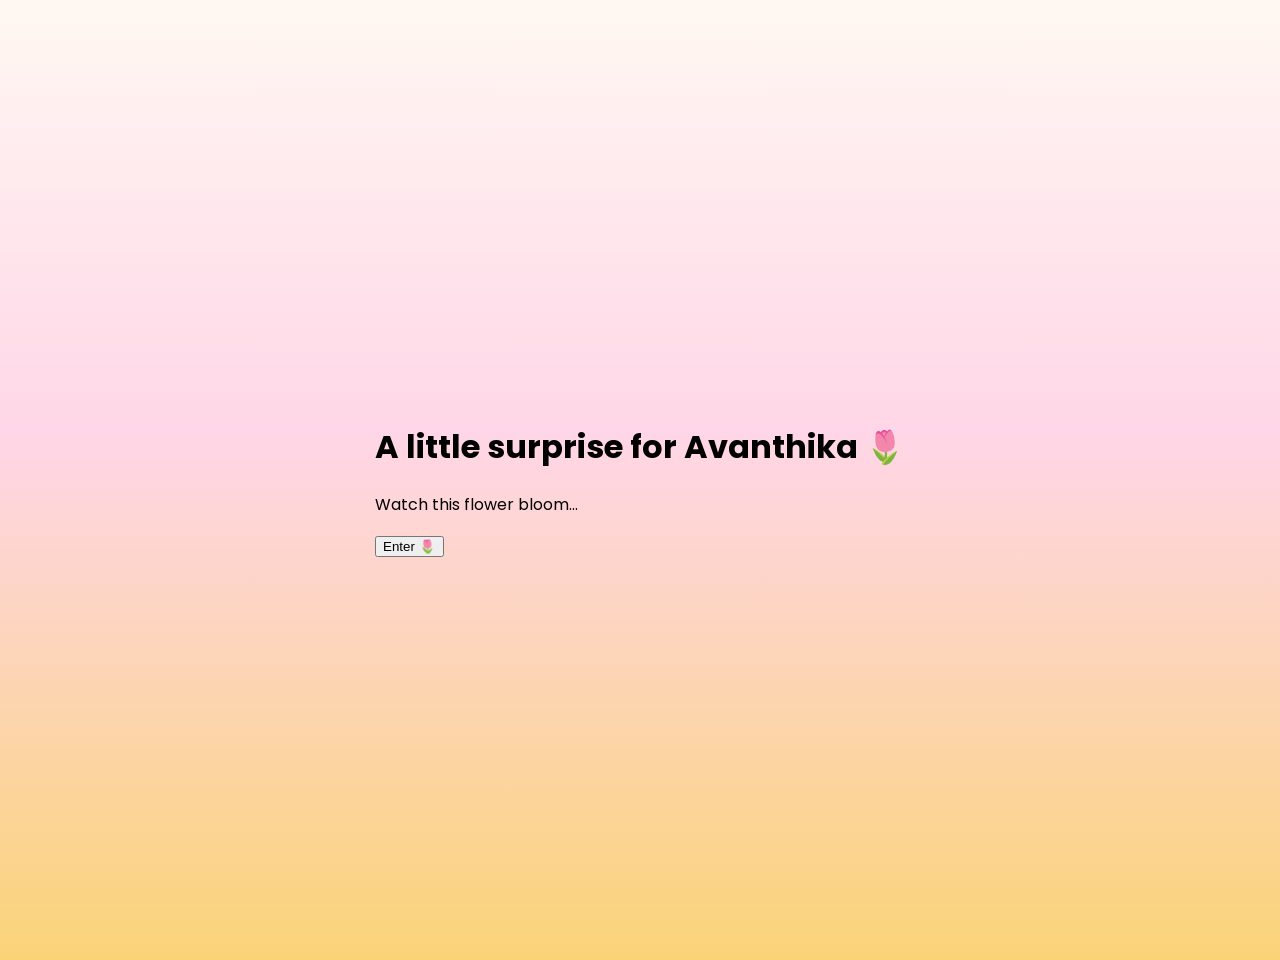
<file: index.html>
<!DOCTYPE html>
<html lang="en">
<head>
<meta charset="UTF-8">
<meta name="viewport" content="width=device-width, initial-scale=1.0">

<title>For Avanthika 🌷</title>

<link rel="preconnect" href="https://fonts.googleapis.com">
<link href="https://fonts.googleapis.com/css2?family=Playfair+Display:wght@500;700&family=Poppins:wght@300;400;500&display=swap" rel="stylesheet">

<link rel="stylesheet" href="style.css">
</head>

<body>

<div class="loader-container">

    <div class="lily-wrapper">

        <div class="stem"></div>

        <div class="petal petal1"></div>
        <div class="petal petal2"></div>
        <div class="petal petal3"></div>
        <div class="petal petal4"></div>
        <div class="petal petal5"></div>

    </div>

    <h1 class="title">
        A little surprise for Avanthika 🌷
    </h1>

    <p class="subtitle">
        Watch this flower bloom...
    </p>

    <button id="enterBtn">
        Enter 🌷
    </button>

</div>

<script src="script.js"></script>
</body>
</html>
</file>
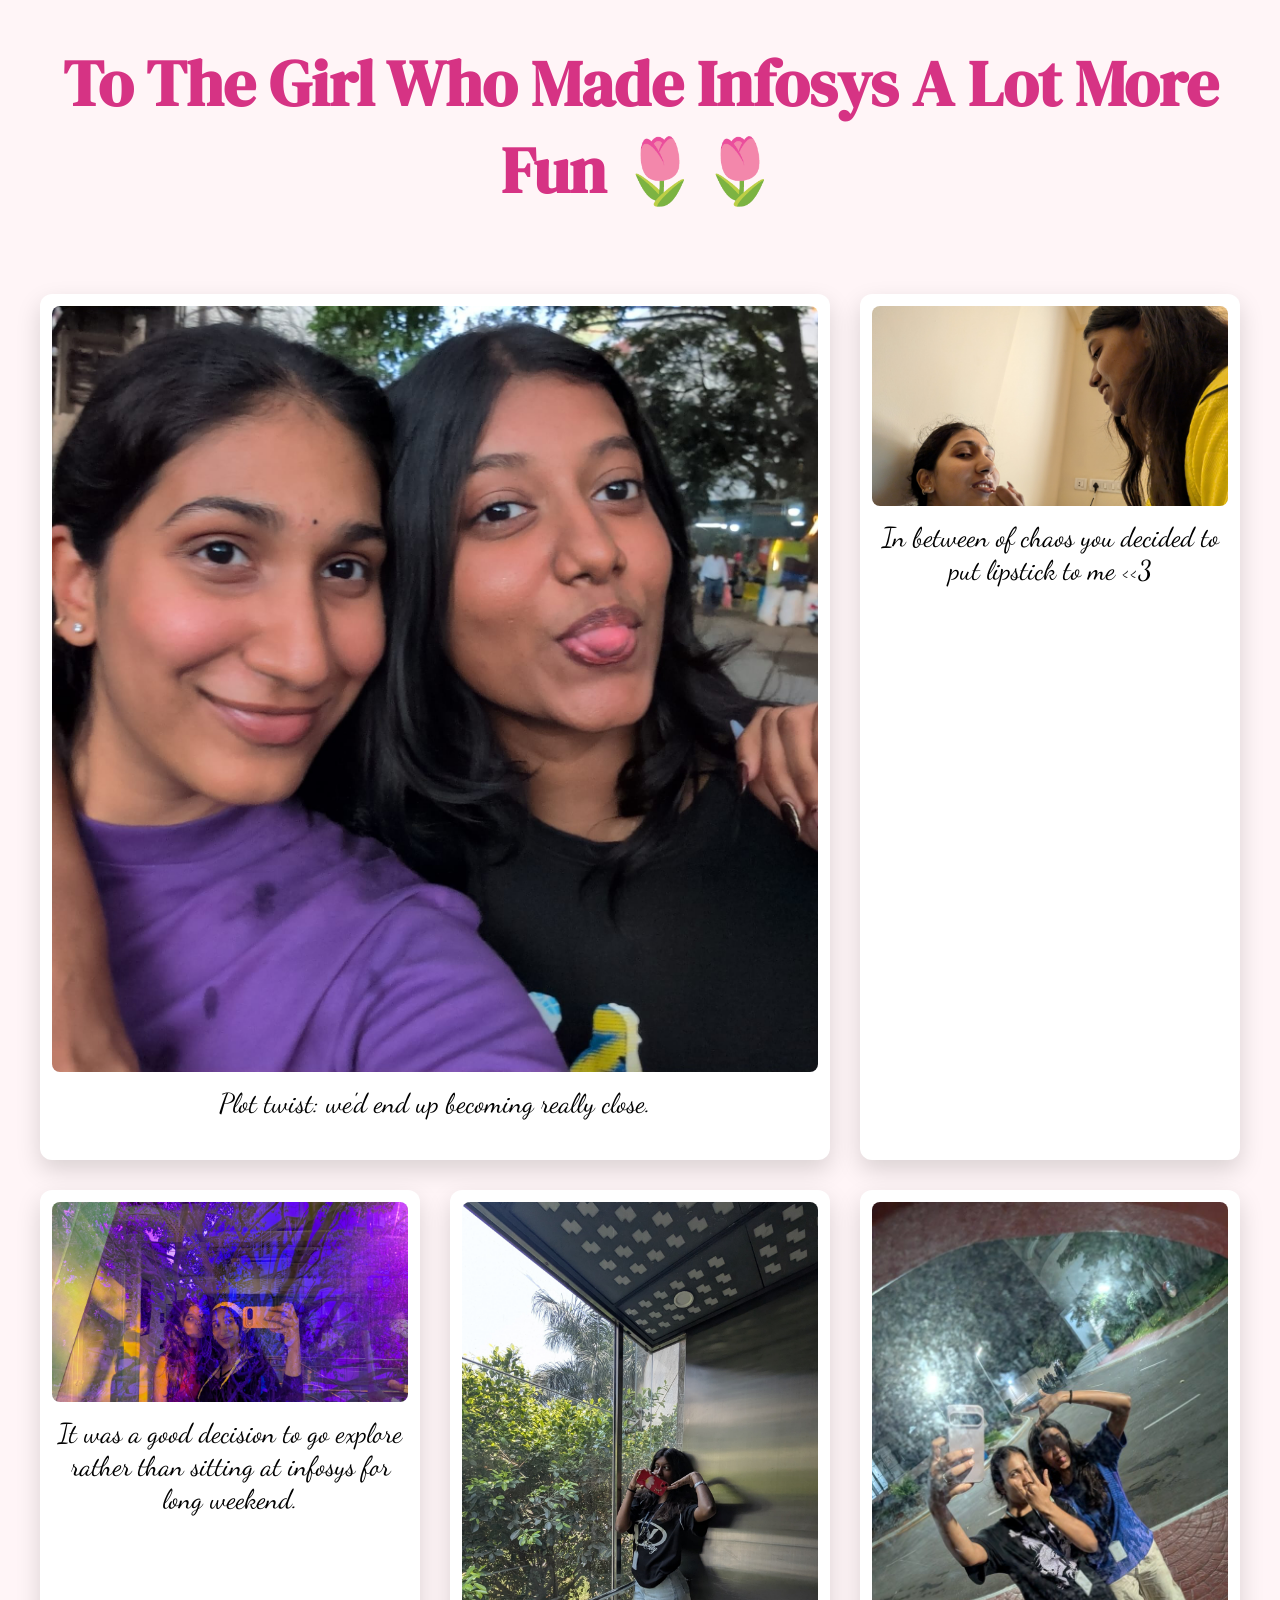
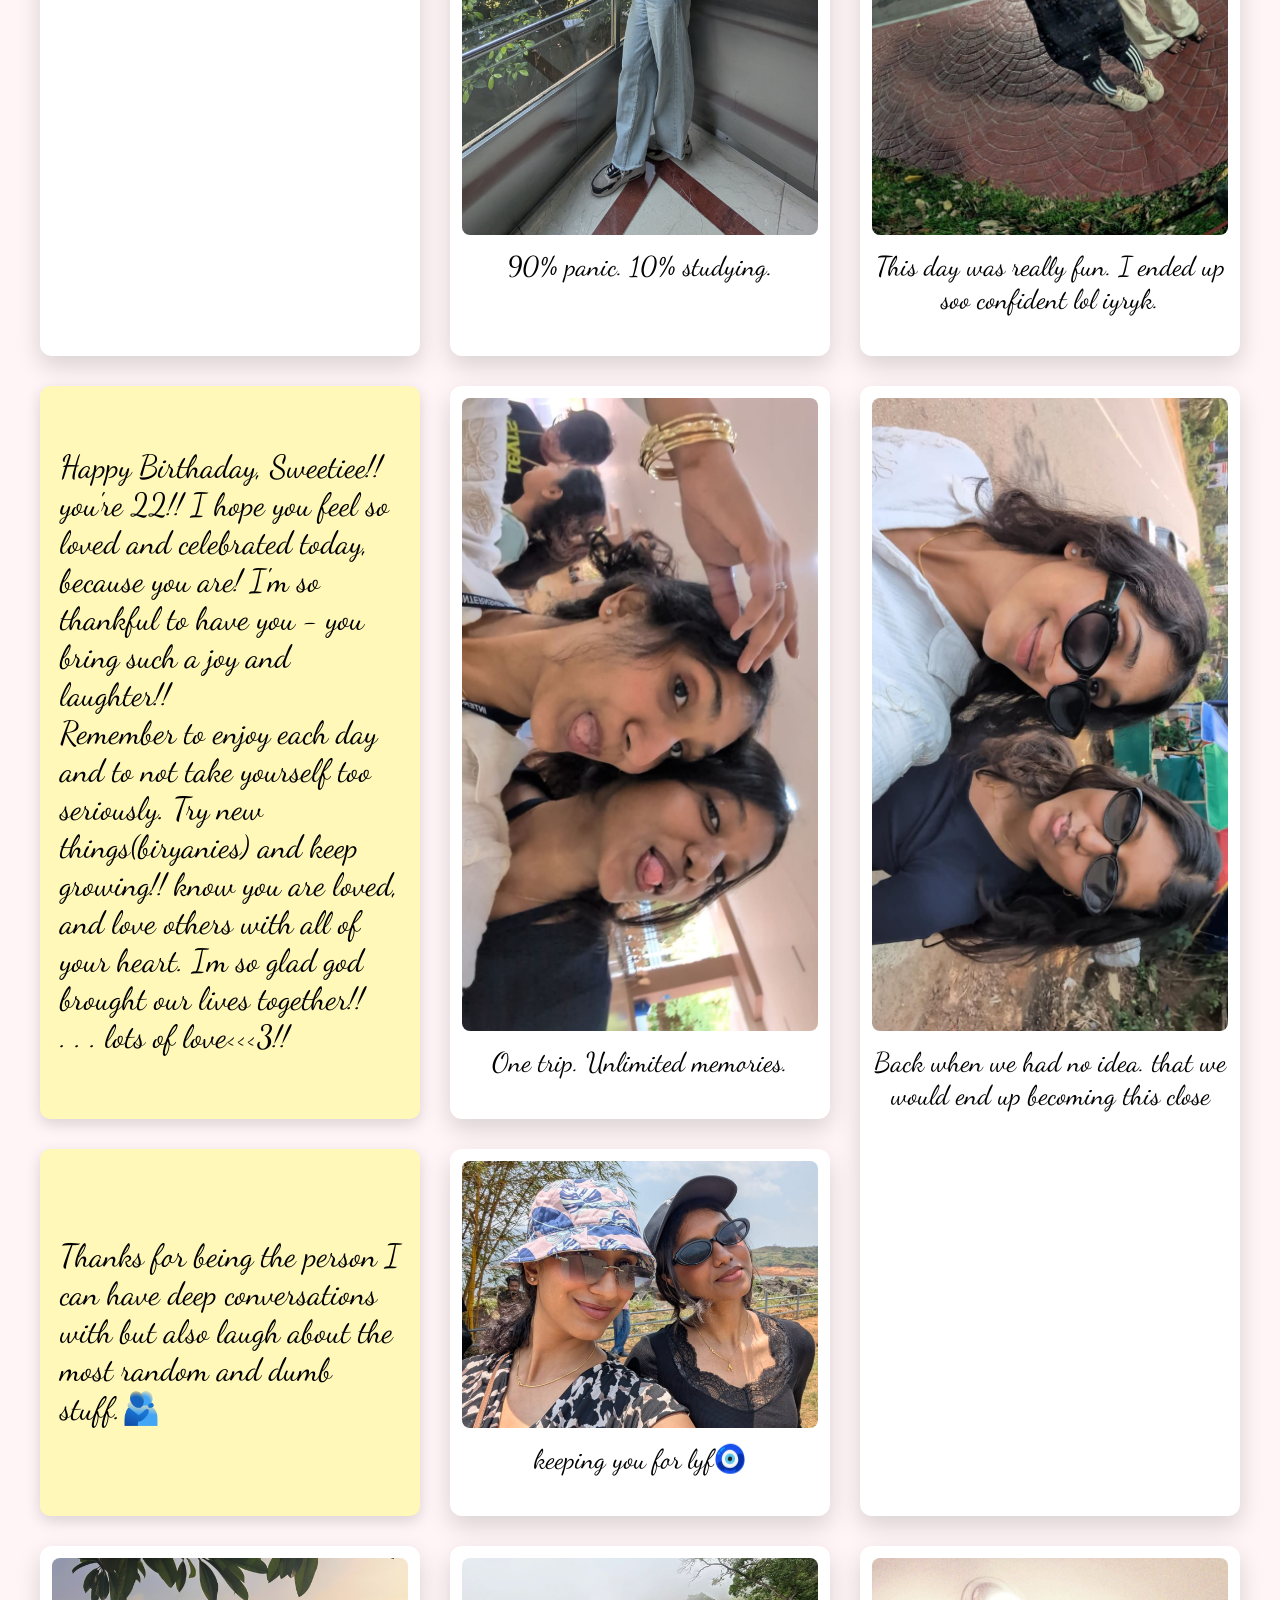
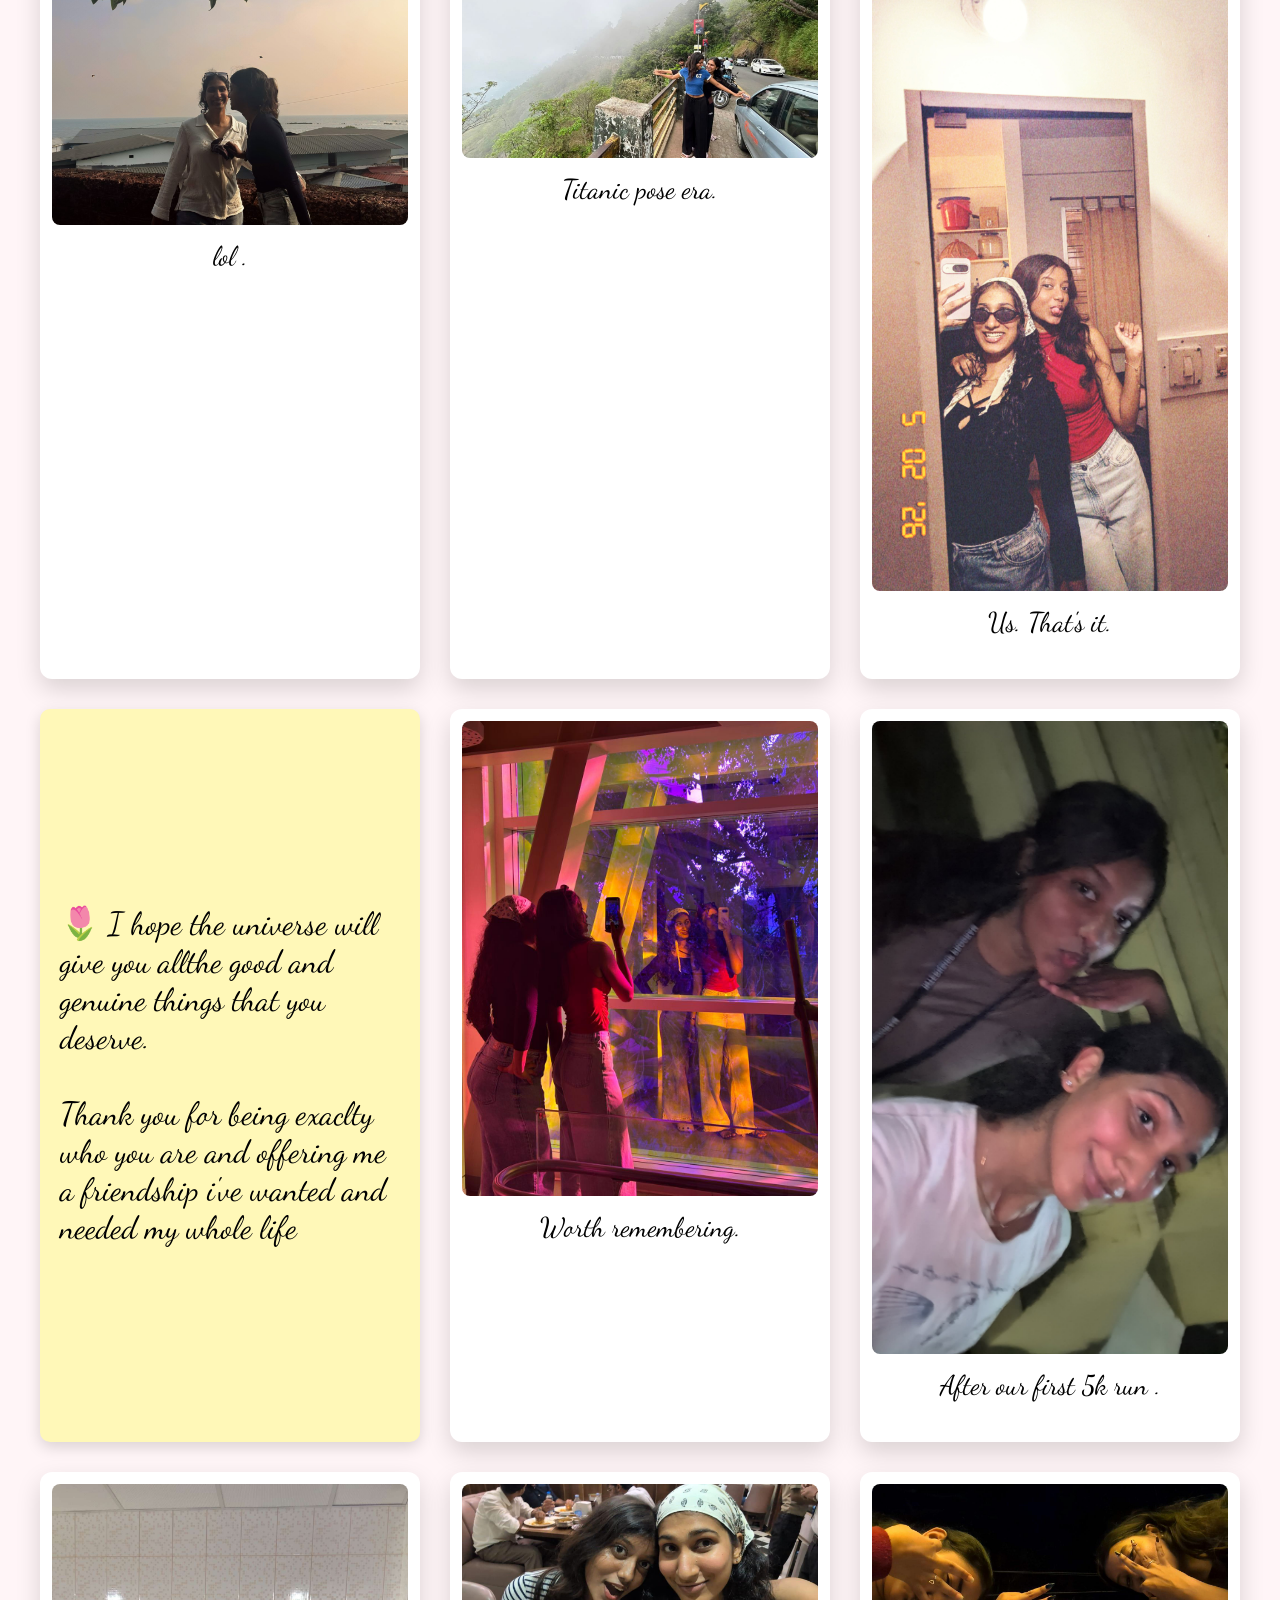
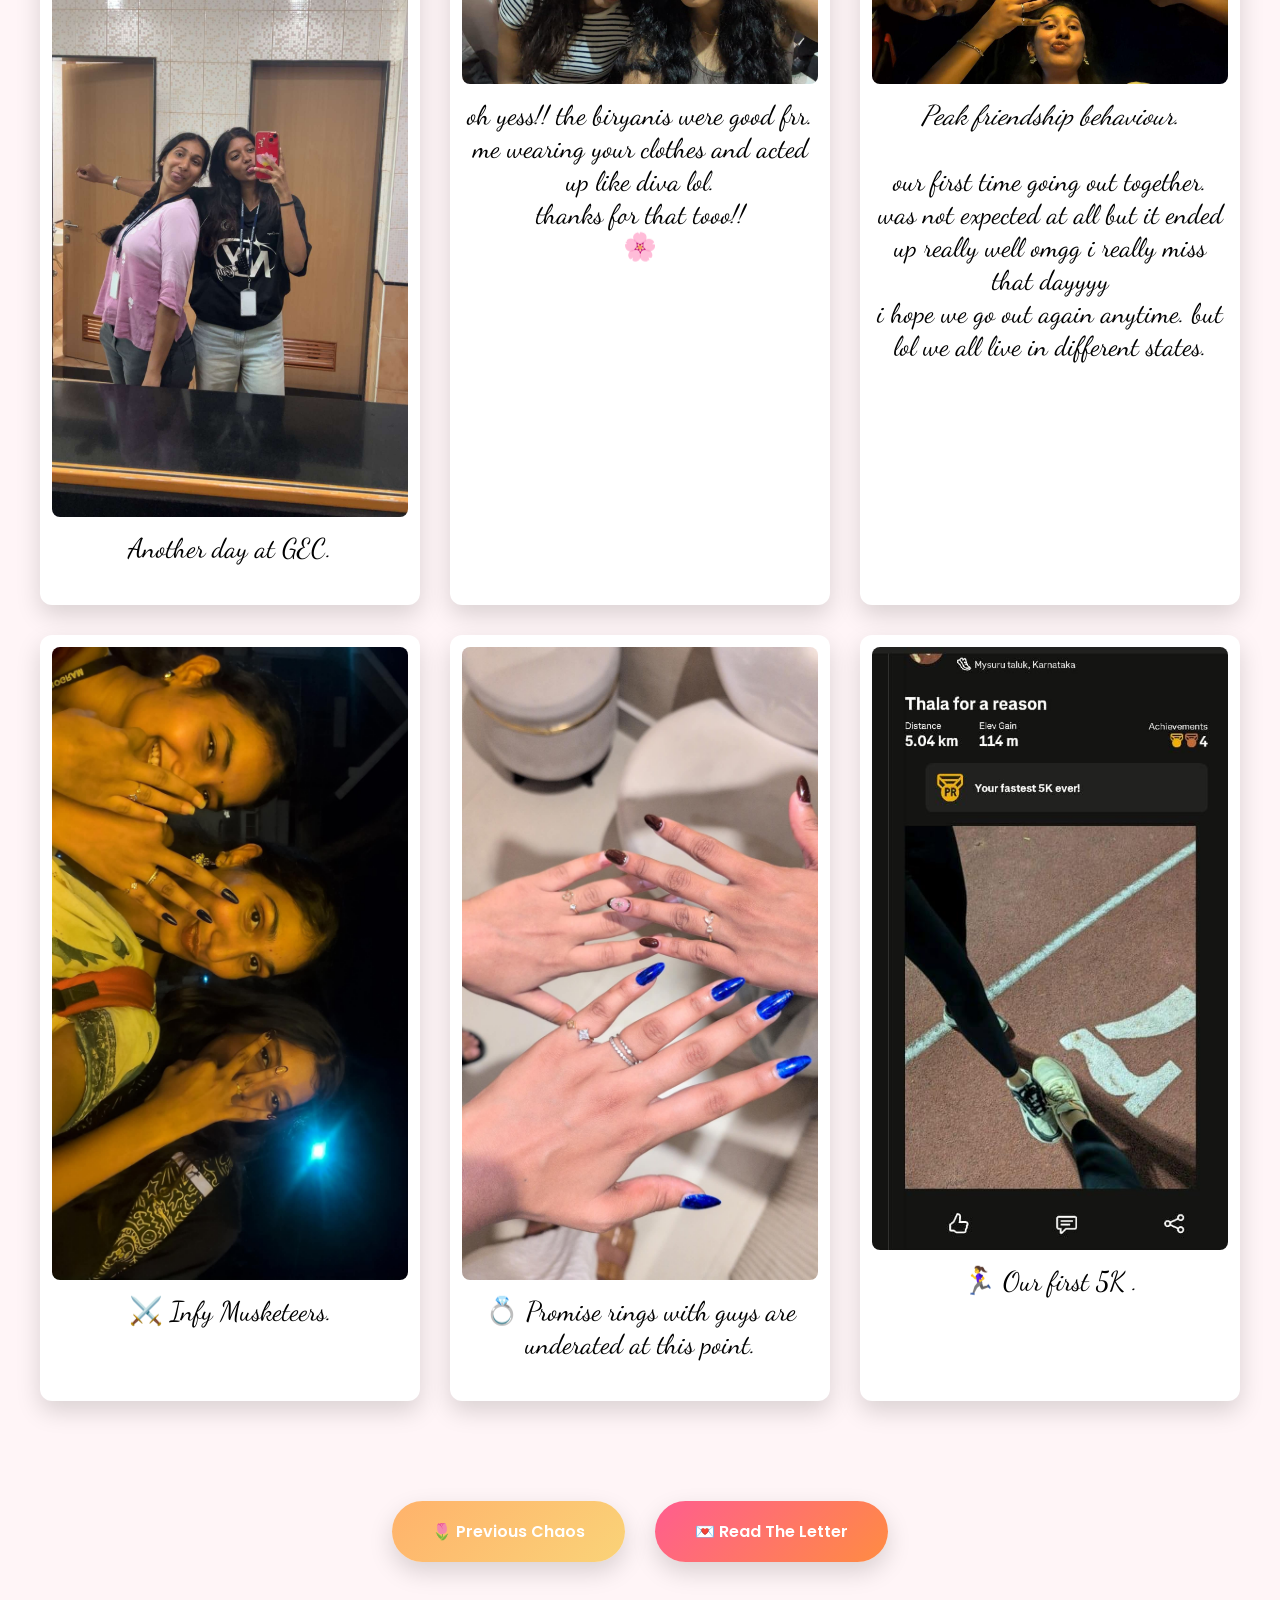
<file: gallery.html>
<!DOCTYPE html>
<html lang="en">

<head>

<meta charset="UTF-8">
<meta name="viewport" content="width=device-width, initial-scale=1.0">

<title>Our Memories 📸</title>

<link href="https://fonts.googleapis.com/css2?family=DM+Serif+Display&family=Dancing+Script:wght@400;500;600;700&family=Poppins:wght@300;400;500&display=swap" rel="stylesheet">

<style>

*{
    margin:0;
    padding:0;
    box-sizing:border-box;
}

body{
    background:#fff5f7;
    font-family:'Poppins',sans-serif;
}

h1{
    text-align:center;
    color:#d63384;
    margin:40px 20px;
    font-family:'DM Serif Display',serif;
    font-size:4rem;
}


.memory-wall{

    display:grid;

    grid-template-columns:
    repeat(auto-fit,minmax(280px,1fr));

    gap:30px;

    max-width:1400px;

    margin:auto;

    padding:40px;
}

.polaroid{

    background:white;

    padding:12px 12px 40px;

    border-radius:12px;

    box-shadow:
    0 10px 25px rgba(0,0,0,.15);

    transition:.3s;
}

.polaroid:hover{

    transform:
    translateY(-8px)
    scale(1.03);
}

.polaroid img{

    width:100%;

    display:block;

    border-radius:8px;
}

.polaroid p{

    margin-top:15px;

    text-align:center;

    font-family:'Dancing Script',cursive;

    font-size:1.7rem;
}

.photo-wide{

    grid-column:span 2;
}

.photo-tall{

    grid-row:span 2;
}

.note-card{

    background:#fff8b8;

    padding:20px;

    border-radius:10px;

    font-family:'Dancing Script',cursive;

    font-size:2rem;

    display:flex;

    align-items:center;

    justify-content:center;

    box-shadow:
    0 5px 15px rgba(0,0,0,.15);
}


.gallery-nav{

    display:flex;

    justify-content:center;

    gap:30px;

    margin:60px 0;
}

.nav-btn{

    text-decoration:none;

    padding:18px 40px;

    border-radius:50px;

    color:white;

    font-weight:600;

    transition:.3s;

    box-shadow:
    0 10px 25px rgba(0,0,0,.15);
}

.back-btn{

    background:
    linear-gradient(
    135deg,
    #ffb26b,
    rgb(250,211,120)
    );
}

.next-btn{

    background:
    linear-gradient(
    135deg,
    #ff5d8f,
    #ff8c42
    );
}

.nav-btn:hover{

    transform:
    translateY(-4px)
    scale(1.05);
}

</style>

</head>

<body>

<h1>
To The Girl Who Made Infosys A Lot More Fun 🌷🌷
</h1>

<div class="memory-wall">

    <div class="polaroid photo-wide">
        <img src="images/photo1.jpeg">
        <p>Plot twist: we'd end up becoming really close.</p>
    </div>

    <div class="polaroid">
        <img src="images/photo2.jpeg">
        <p>In between of chaos you decided to put lipstick to me <<3 </p>
    </div>

    <div class="polaroid">
        <img src="images/photo3.jpeg">
        <p>It was a good decision to go explore rather than sitting at infosys for long weekend.</p>
    </div>

    <div class="polaroid">
        <img src="images/photo4.jpeg">
        <p>90% panic. 10% studying.</p>
    </div>

    <div class="polaroid">
        <img src="images/photo5.jpeg">
        <p>This day was really fun. I ended up soo confident lol iyryk.</p>
    </div>

    <div class="note-card">

        Happy Birthaday, Sweetiee!!
        <br> you're 22!! I hope you feel so loved and celebrated today, because you are! I'm so thankful to have you - you bring such a joy and laughter!!
        <br>Remember to enjoy each day and to not take yourself too seriously. Try new things(biryanies) and keep growing!! 
        know you are loved, and love others with all of your heart. Im so glad god brought our lives together!! 
        <br>.       .       .   lots of love<<<3!!
        
    </div>

    <div class="polaroid">
        <img src="images/photo6.jpeg">
        <p>One trip. Unlimited memories.</p>
    </div>

    <div class="polaroid photo-tall">
        <img src="images/photo7.jpeg">
        <p>Back when we had no idea. that we would end up becoming this close</p>
    </div>

    <div class="note-card">
         Thanks for being the person I can have deep conversations with but also laugh about the most random and dumb stuff.🫂
    </div>
    
    <div class="polaroid">
        <img src="images/photo8.jpeg">
        <p>keeping you for lyf🧿</p>
    </div>

    

    <div class="polaroid">
        <img src="images/photo9.jpeg">
        <p>lol .</p>
    </div>

    <div class="polaroid">
        <img src="images/photo10.jpeg">
        <p>Titanic pose era.</p>
    </div>

    <div class="polaroid">
        <img src="images/photo11.jpeg">
        <p>Us. That's it.</p>
    </div>

    <div class="note-card">
       🌷 I hope the universe will give you allthe good and genuine things that you deserve.
        <br>
        <br>
        Thank you for being exaclty who you are and offering me a friendship i've wanted and needed my whole life
    
    </div>

    <div class="polaroid">
        <img src="images/photo12.jpeg">
        <p>Worth remembering.</p>
    </div>

    <div class="polaroid">
        <img src="images/photo13.jpeg">
        <p>After our first 5k run .</p>
    </div>

    <div class="polaroid">
        <img src="images/photo14.jpeg">
        <p>Another day at GEC.</p>
    </div>

    <div class="polaroid">
        <img src="images/photo15.jpeg">
        <p>oh yess!! the biryanis were good frr. 
            <br> me wearing your clothes and acted up like diva lol.
            <br> thanks for that tooo!!
            <br>🌸
        </p>
    </div>

    <div class="polaroid">
        <img src="images/photo16.jpeg">
        <p><i>Peak friendship behaviour.</i>
            <br>
            <br>
            our first time going out together. was not expected at all but it ended up really well omgg i really miss that dayyyy
            <br>
            i hope we go out again anytime. but lol we all live in different states.
        </p>
    </div>

    <div class="polaroid">
        <img src="images/photo17.jpeg">
        <p>⚔️ Infy Musketeers.</p>
    </div>

    <div class="polaroid">
        <img src="images/photo18.jpeg">
        <p>💍 Promise rings with guys are underated at this point.</p>
    </div>

    <div class="polaroid ">
        <img src="images/photo19.jpeg">
        <p>🏃‍♀️ Our first 5K .</p>
    </div>

</div>
<div class="gallery-nav">

<a href="story.html" class="nav-btn back-btn">
🌷 Previous Chaos
</a>

<a href="letter.html" class="nav-btn next-btn">
💌 Read The Letter
</a>

</div>

</body>
</html>
</file>
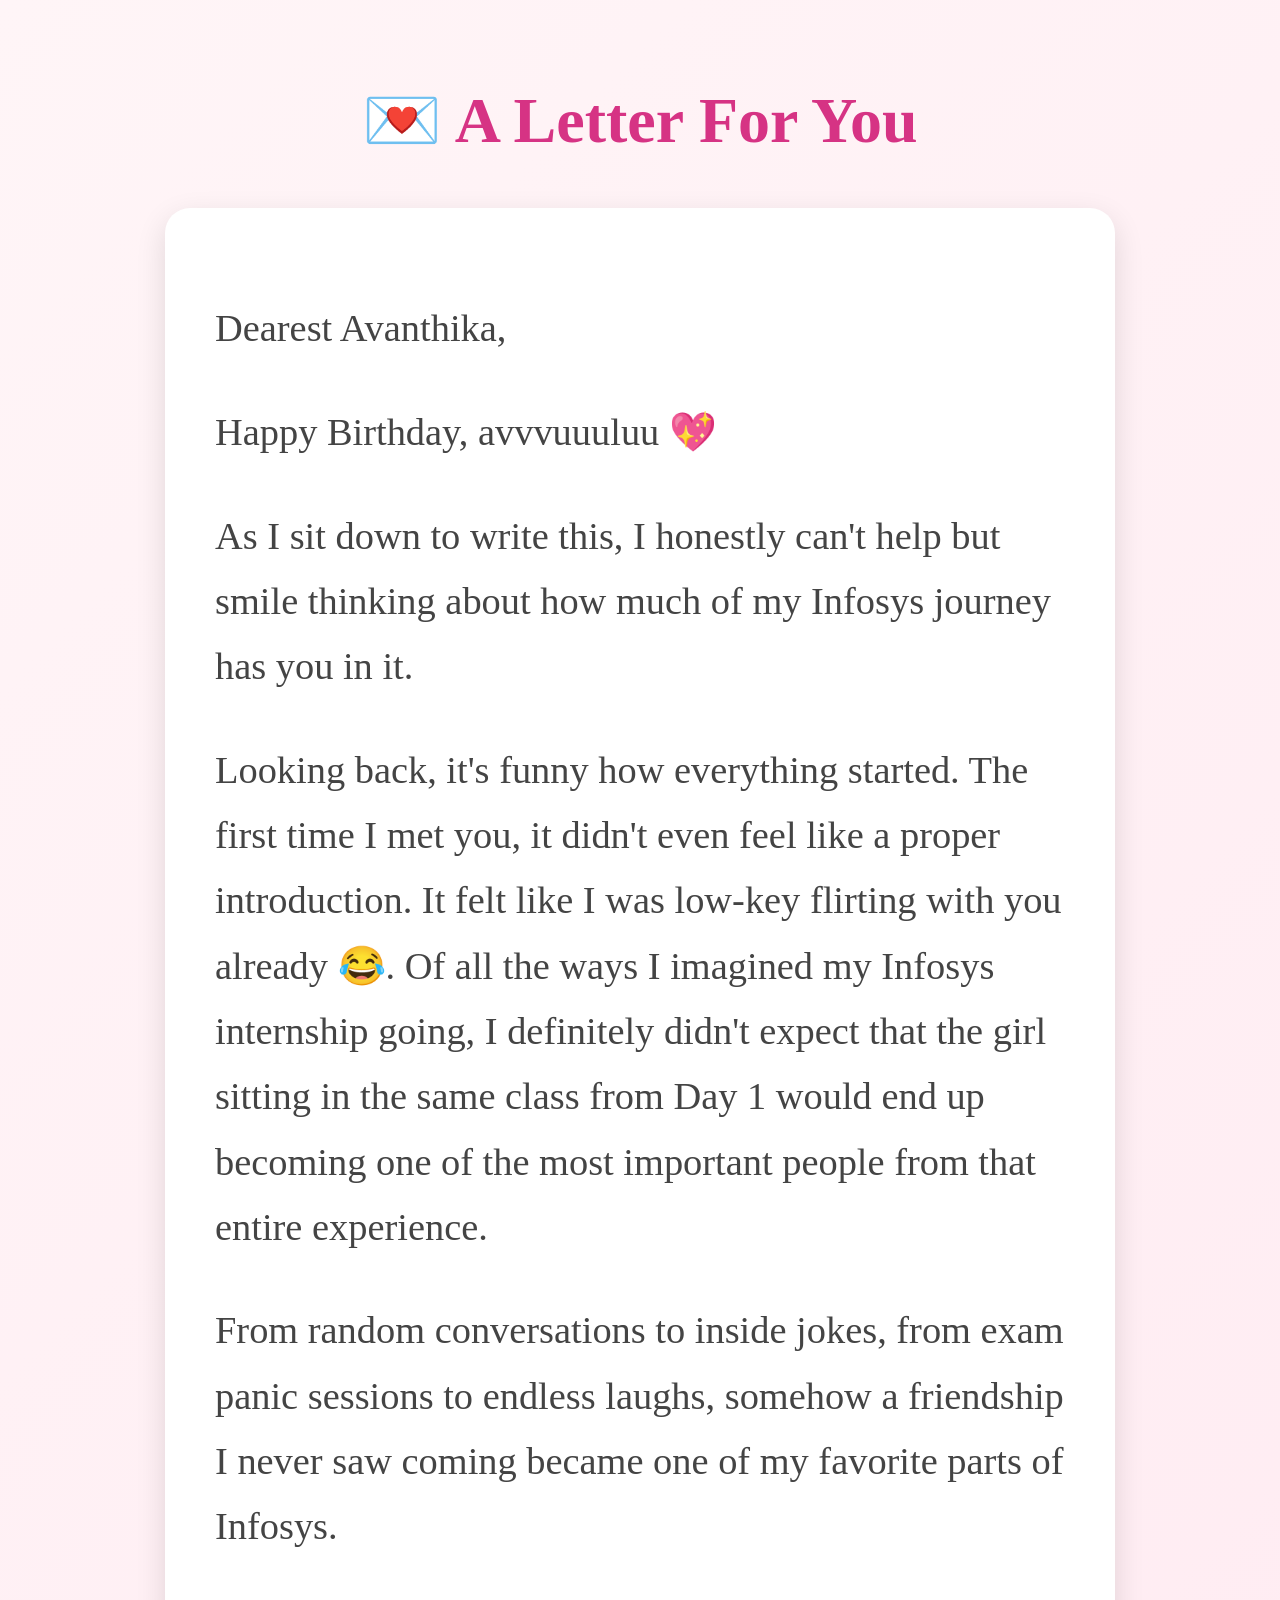
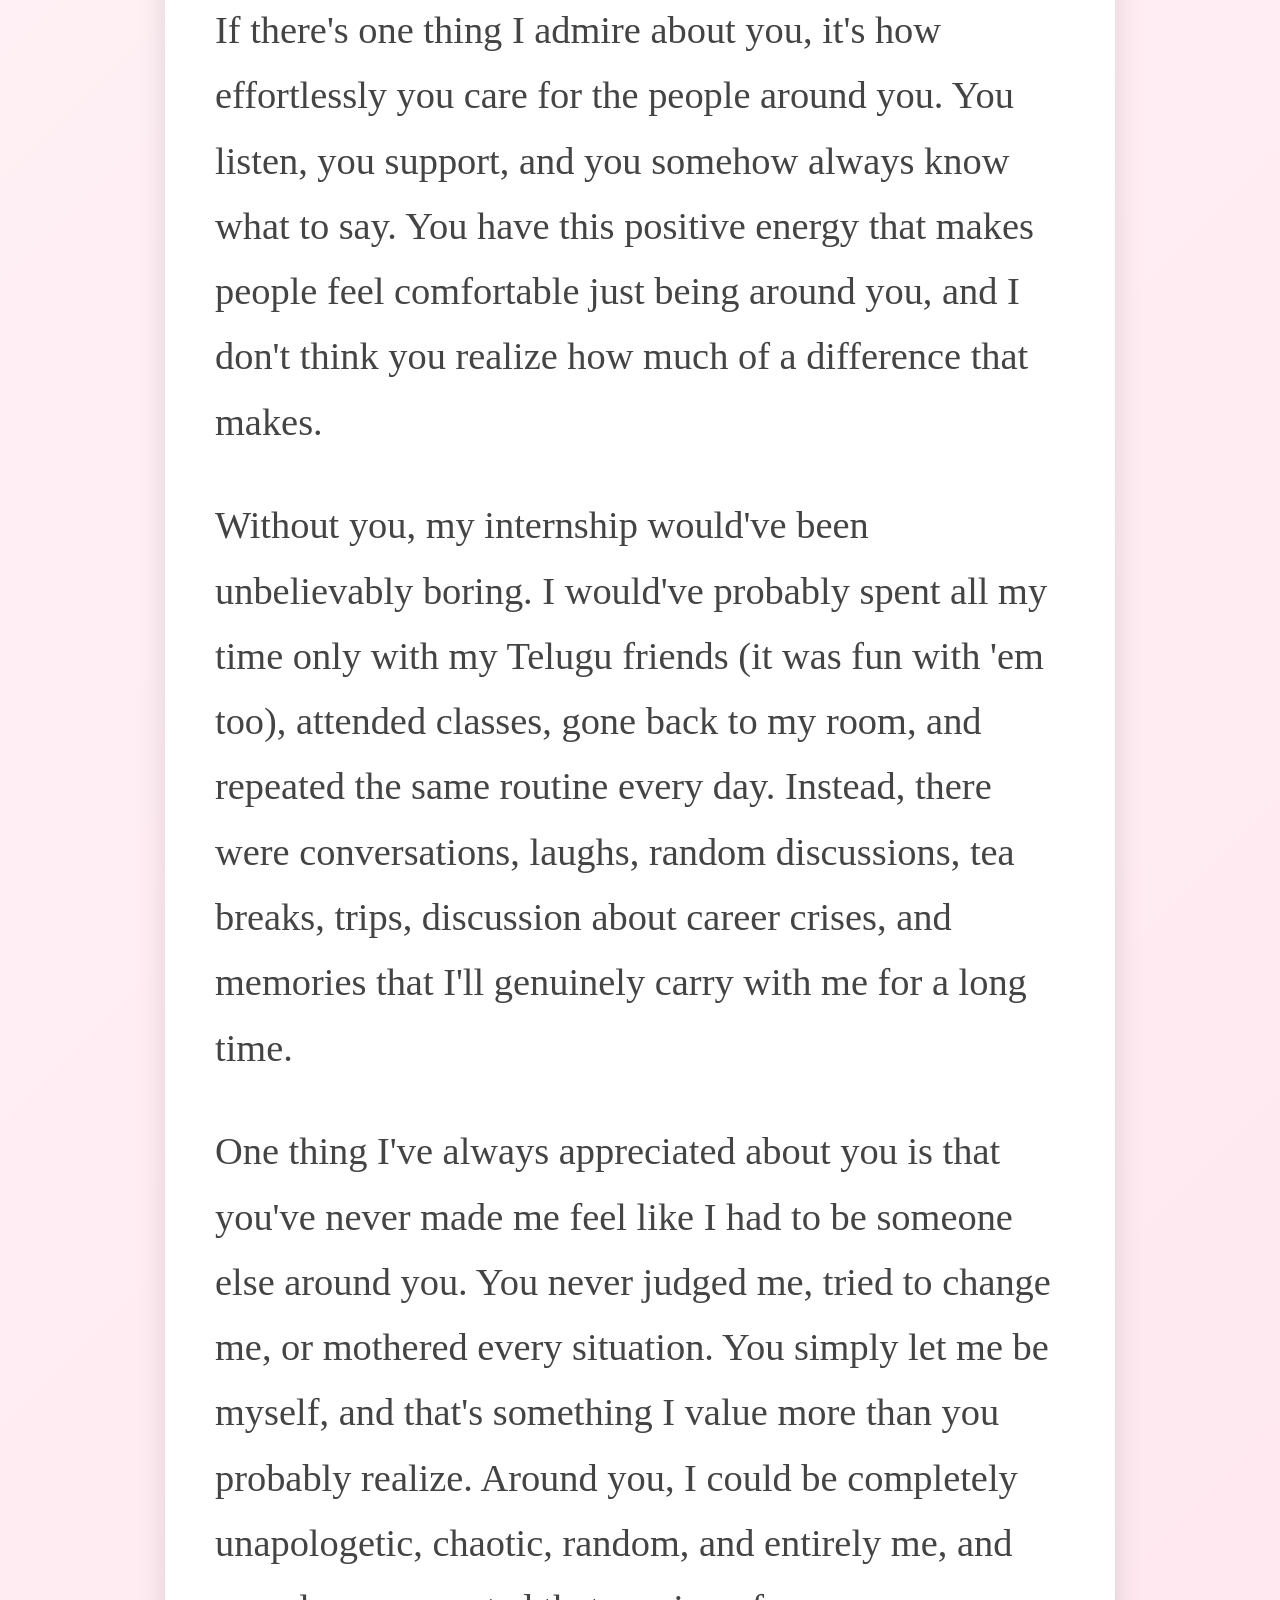
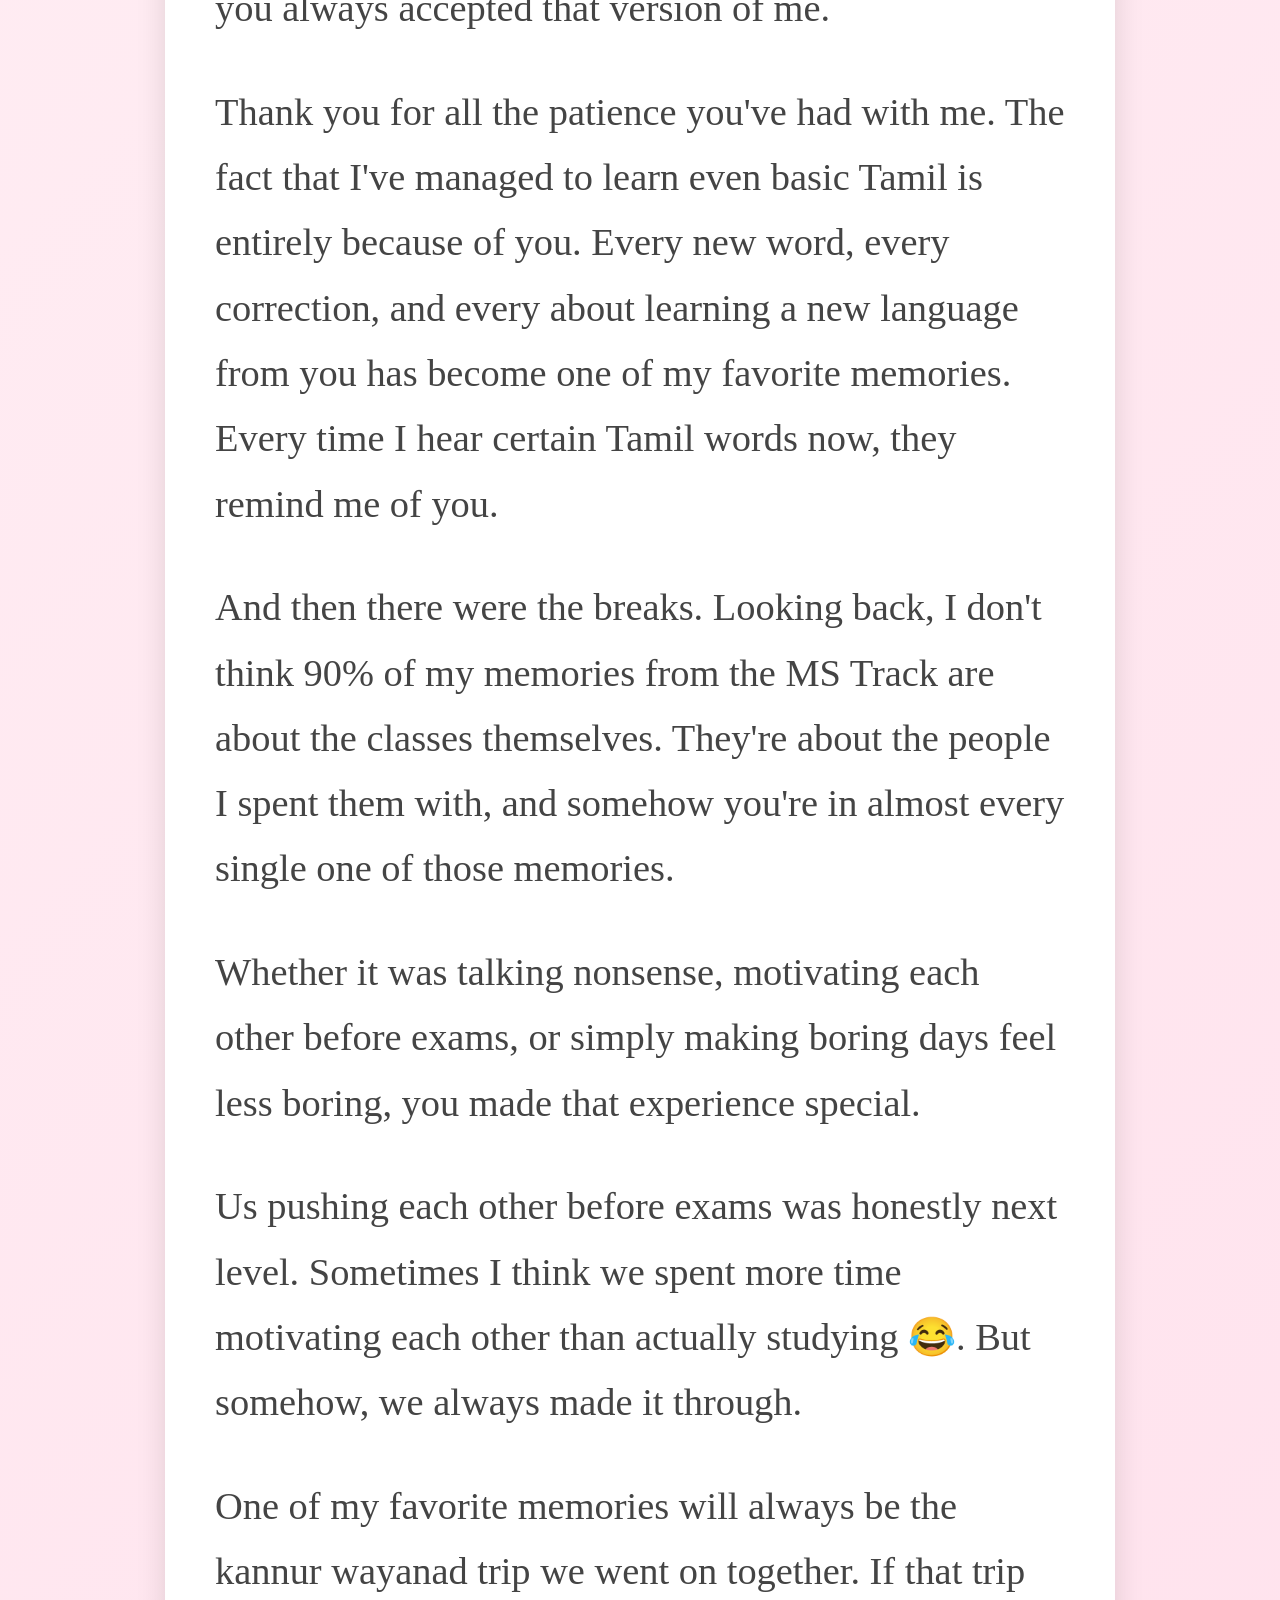
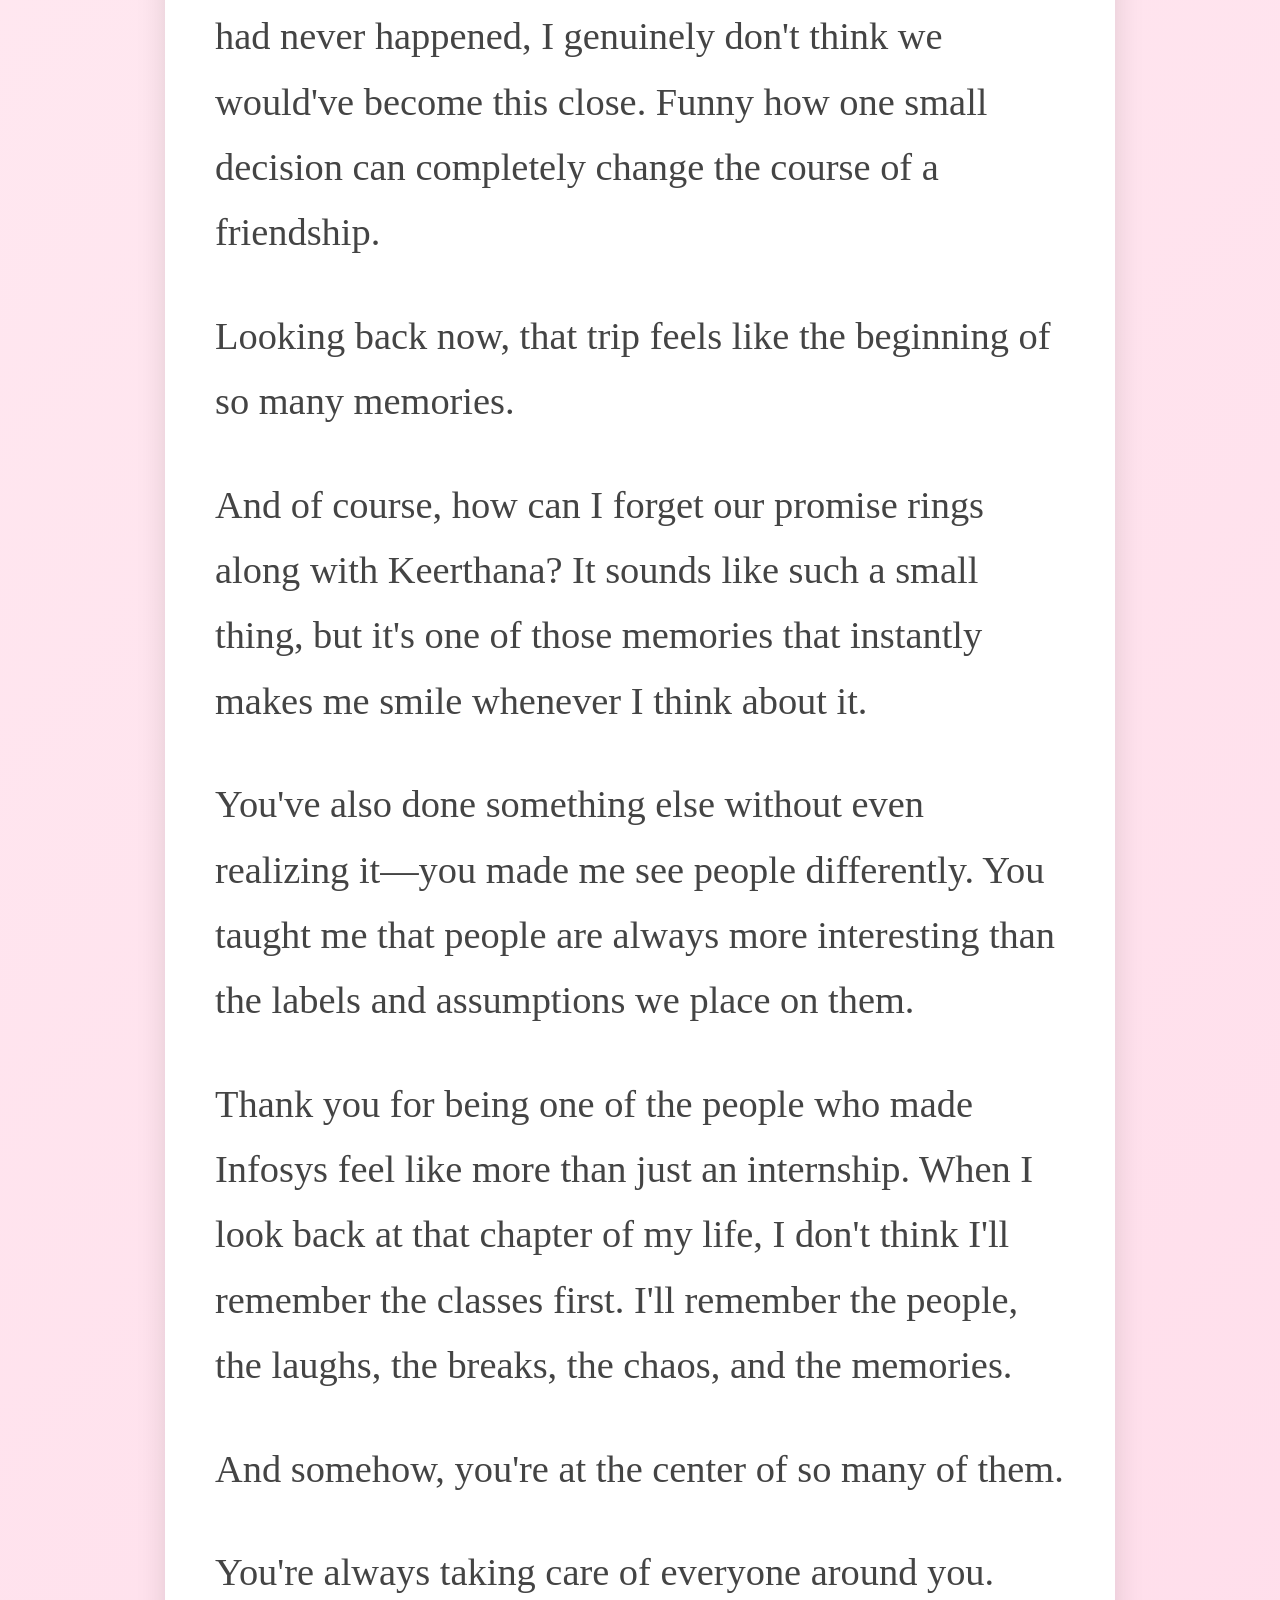
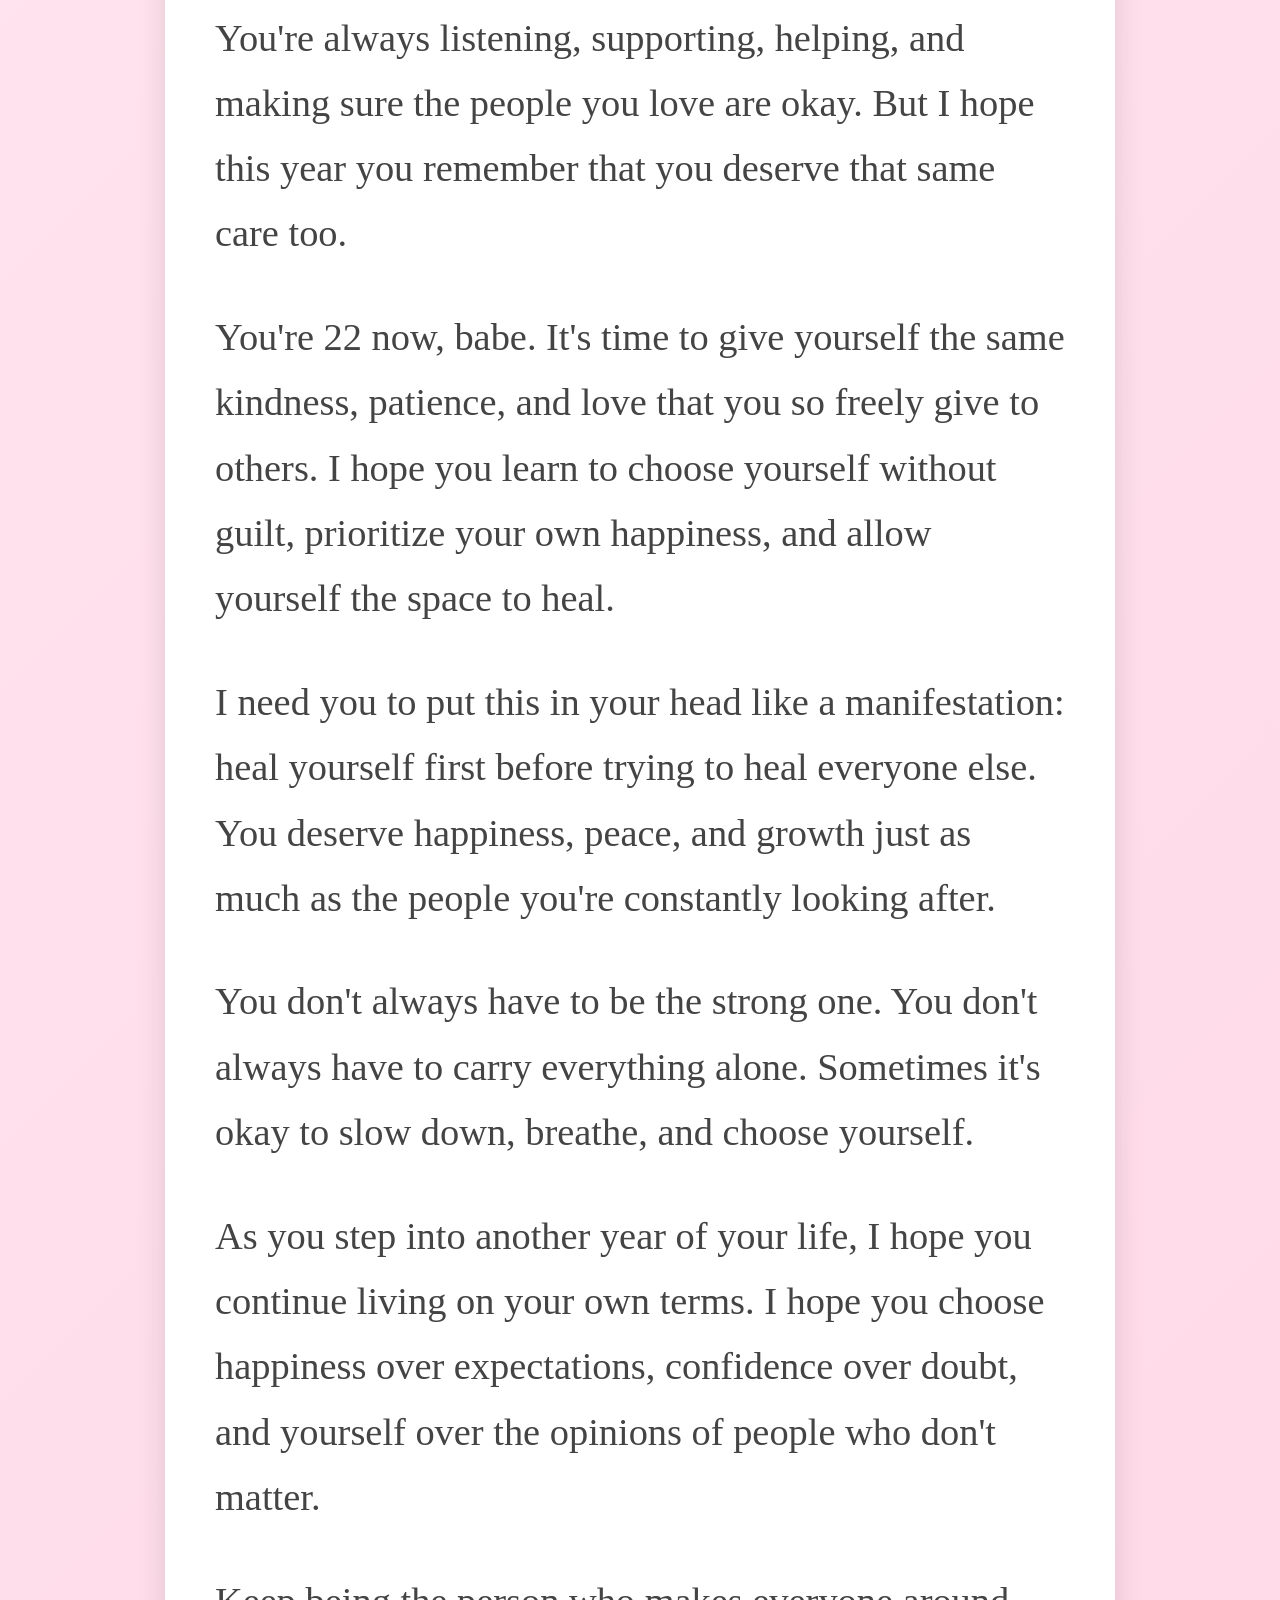
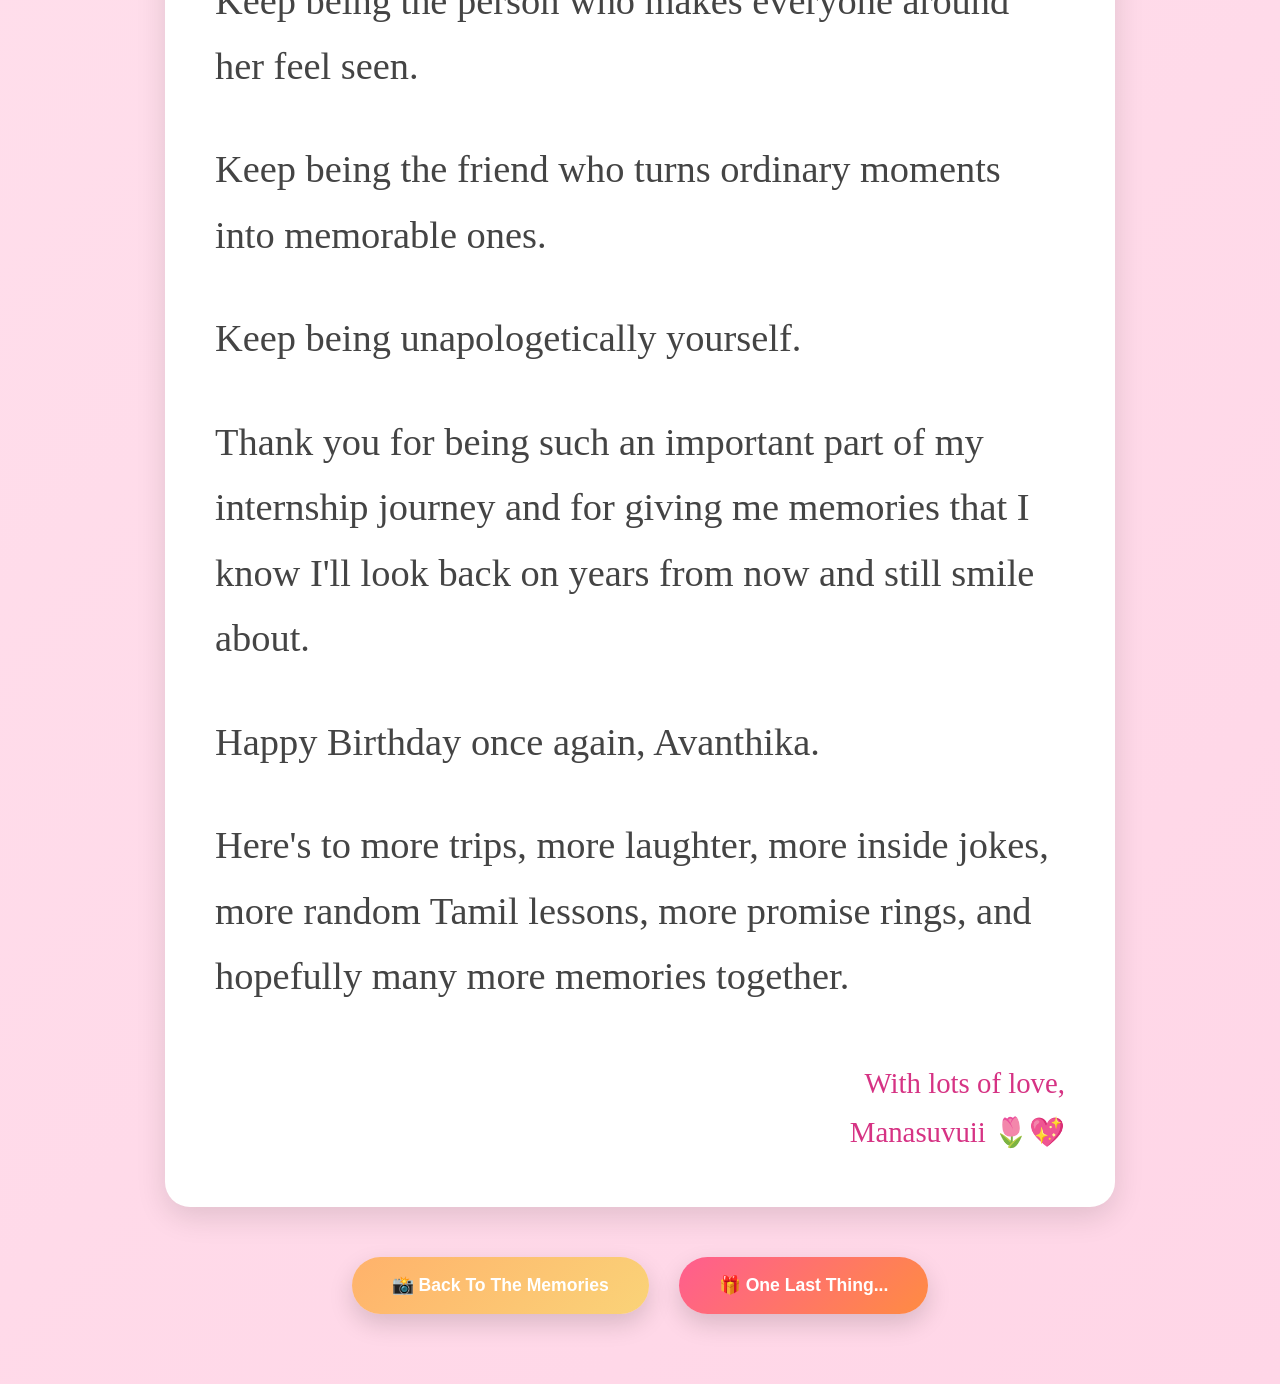
<file: letter.html>
<!DOCTYPE html>
<html lang="en">

<head>
<meta charset="UTF-8">
<meta name="viewport" content="width=device-width, initial-scale=1.0">

<title>Letter For Avanthika 💌</title>
<link href="https://fonts.googleapis.com/css2?family=Cormorant+Garamond:wght@400;500;600&display=swap" rel="stylesheet">
<!-- <link href="https://fonts.googleapis.com/css2?family=Handlee&display=swap" rel="stylesheet"> -->
<!-- <link href="https://fonts.googleapis.com/css2?family=Marcellus&display=swap" rel="stylesheet"> -->
<!-- <link href="https://fonts.googleapis.com/css2?family=DM+Serif+Display&family=Dancing+Script:wght@400;700&family=Montserrat:wght@300;400;500&display=swap" rel="stylesheet"> -->
<!-- <link href="https://fonts.googleapis.com/css2?family=Parisienne&display=swap" rel="stylesheet"> -->
<style>

body{
    margin:0;
    padding:40px;
    background:linear-gradient(135deg,#fff5f7,#ffd6e7);
    font-family:'Montserrat',sans-serif;
}

h1{
    text-align:center;
    color:#d63384;
    font-family:'DM Serif Display',serif;
    font-size:4rem;
}

.letter{
    max-width:850px;
    margin:50px auto;
    background:white;
    padding:50px;
    border-radius:25px;
    box-shadow:0 10px 30px rgba(0,0,0,.12);
}

.content{
    font-family:'Parisienne',cursive;
    font-size:2.4rem;
    line-height:1.7;
    color:#444;
}

.signature{
    margin-top:50px;
    text-align:right;
    font-family:'DM Serif Display',serif;
    font-size:1.8rem;
    color:#d63384;
}

.nav-buttons{

    display:flex;

    justify-content:center;

    gap:30px;

    margin-top:50px;

    margin-bottom:30px;
}

.nav-btn{

    text-decoration:none;

    padding:18px 40px;

    border-radius:50px;

    font-size:1.1rem;

    font-weight:600;

    color:white;

    transition:.3s ease;

    box-shadow:
    0 10px 25px rgba(0,0,0,.15);
}

.back-btn{

    background:
    linear-gradient(
    135deg,
    #ffb26b,
    rgb(250,211,120)
    );
}

.next-btn{

    background:
    linear-gradient(
    135deg,
    #ff5d8f,
    #ff8c42
    );
}

.nav-btn:hover{

    transform:
    translateY(-5px)
    scale(1.05);

    box-shadow:
    0 15px 35px rgba(0,0,0,.2);
}


</style>

</head>

<body>

<h1>💌 A Letter For You</h1>

<div class="letter">

<div class="content">

<p>Dearest Avanthika,</p>

<p>Happy Birthday, avvvuuuluu 💖</p>

<p>As I sit down to write this, I honestly can't help but smile thinking about how much of my Infosys journey has you in it.</p>

<p>Looking back, it's funny how everything started. The first time I met you, it didn't even feel like a proper introduction. It felt like I was low-key flirting with you already 😂. Of all the ways I imagined my Infosys internship going, I definitely didn't expect that the girl sitting in the same class from Day 1 would end up becoming one of the most important people from that entire experience.</p>

<p>From random conversations to inside jokes, from exam panic sessions to endless laughs, somehow a friendship I never saw coming became one of my favorite parts of Infosys.</p>

<p>If there's one thing I admire about you, it's how effortlessly you care for the people around you. You listen, you support, and you somehow always know what to say. You have this positive energy that makes people feel comfortable just being around you, and I don't think you realize how much of a difference that makes.</p>

<p>Without you, my internship would've been unbelievably boring. I would've probably spent all my time only with my Telugu friends (it was fun with 'em too), attended classes, gone back to my room, and repeated the same routine every day. Instead, there were conversations, laughs, random discussions, tea breaks, trips, discussion about career crises, and memories that I'll genuinely carry with me for a long time.</p>

<p>One thing I've always appreciated about you is that you've never made me feel like I had to be someone else around you. You never judged me, tried to change me, or mothered every situation. You simply let me be myself, and that's something I value more than you probably realize. Around you, I could be completely unapologetic, chaotic, random, and entirely me, and you always accepted that version of me.</p>

<p>Thank you for all the patience you've had with me. The fact that I've managed to learn even basic Tamil is entirely because of you. Every new word, every correction, and every about learning a new language from you has become one of my favorite memories. Every time I hear certain Tamil words now, they remind me of you.</p>

<p>And then there were the breaks. Looking back, I don't think 90% of my memories from the MS Track are about the classes themselves. They're about the people I spent them with, and somehow you're in almost every single one of those memories.</p>

<p>Whether it was talking nonsense, motivating each other before exams, or simply making boring days feel less boring, you made that experience special.</p>

<p>Us pushing each other before exams was honestly next level. Sometimes I think we spent more time motivating each other than actually studying 😂. But somehow, we always made it through.</p>

<p>One of my favorite memories will always be the kannur wayanad trip we went on together. If that trip had never happened, I genuinely don't think we would've become this close. Funny how one small decision can completely change the course of a friendship.</p>

<p>Looking back now, that trip feels like the beginning of so many memories.</p>

<p>And of course, how can I forget our promise rings along with Keerthana? It sounds like such a small thing, but it's one of those memories that instantly makes me smile whenever I think about it.</p>

<p>You've also done something else without even realizing it—you made me see people differently. You taught me that people are always more interesting than the labels and assumptions we place on them.</p>

<p>Thank you for being one of the people who made Infosys feel like more than just an internship. When I look back at that chapter of my life, I don't think I'll remember the classes first. I'll remember the people, the laughs, the breaks, the chaos, and the memories.</p>

<p>And somehow, you're at the center of so many of them.</p>

<p>You're always taking care of everyone around you. You're always listening, supporting, helping, and making sure the people you love are okay. But I hope this year you remember that you deserve that same care too.</p>

<p>You're 22 now, babe. It's time to give yourself the same kindness, patience, and love that you so freely give to others. I hope you learn to choose yourself without guilt, prioritize your own happiness, and allow yourself the space to heal.</p>

<p>I need you to put this in your head like a manifestation: heal yourself first before trying to heal everyone else. You deserve happiness, peace, and growth just as much as the people you're constantly looking after.</p>

<p>You don't always have to be the strong one. You don't always have to carry everything alone. Sometimes it's okay to slow down, breathe, and choose yourself.</p>

<p>As you step into another year of your life, I hope you continue living on your own terms. I hope you choose happiness over expectations, confidence over doubt, and yourself over the opinions of people who don't matter.</p>

<p>Keep being the person who makes everyone around her feel seen.</p>

<p>Keep being the friend who turns ordinary moments into memorable ones.</p>

<p>Keep being unapologetically yourself.</p>

<p>Thank you for being such an important part of my internship journey and for giving me memories that I know I'll look back on years from now and still smile about.</p>

<p>Happy Birthday once again, Avanthika.</p>

<p>Here's to more trips, more laughter, more inside jokes, more random Tamil lessons, more promise rings, and hopefully many more memories together.</p>

<div class="signature">
With lots of love,<br>
Manasuvuii 🌷💖
</div>

</div>

</div>

<div class="nav-buttons">

    <a href="gallery.html" class="nav-btn back-btn">
        📸 Back To The Memories
    </a>

    <a href="surprise.html" class="nav-btn next-btn">
        🎁 One Last Thing...
    </a>

</div>

</body>
</html>
</file>
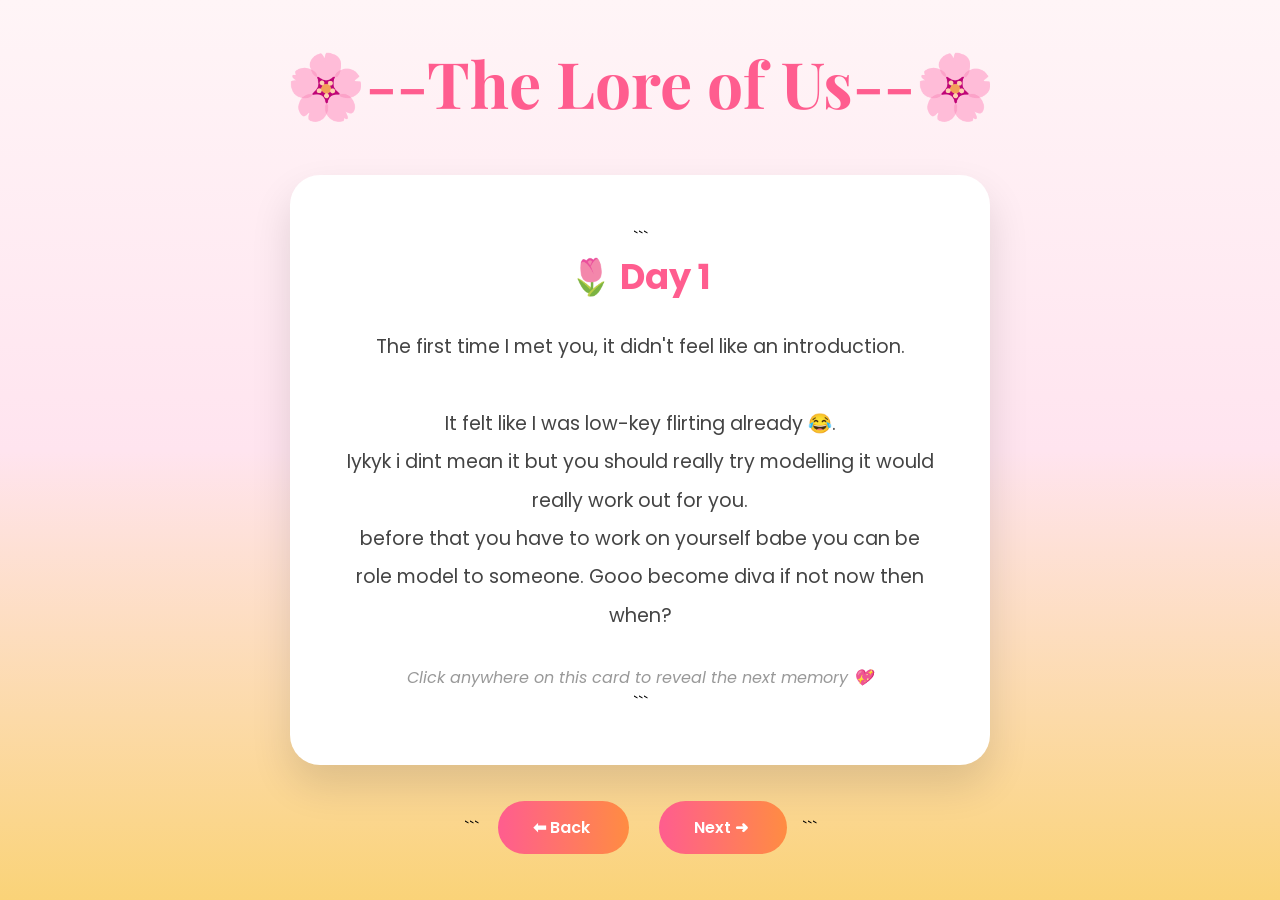
<file: story.html>
<!DOCTYPE html>

<html lang="en">
<head>
<meta charset="UTF-8">
<meta name="viewport" content="width=device-width, initial-scale=1.0">

<title>🌸--The Lore of Us--🌸</title>

<link href="https://fonts.googleapis.com/css2?family=Playfair+Display:wght@700&family=Poppins:wght@300;400;500;600&display=swap" rel="stylesheet">

<style>

*{
    margin:0;
    padding:0;
    box-sizing:border-box;
}

body{

    font-family:'Poppins',sans-serif;

    background:
    linear-gradient(
    180deg,
    #fff5f7,
    #ffe4ef,
    rgb(250,211,120)
    );

    min-height:100vh;

    padding:40px;
}

.page-title{

    text-align:center;

    color:#ff5d8f;

    font-family:'Playfair Display',serif;

    font-size:4rem;

    margin-bottom:50px;
}

.memory-card{

    width:700px;

    max-width:90%;

    margin:0 auto;

    background:white;

    border-radius:30px;

    padding:50px;

    text-align:center;

    cursor:pointer;

    box-shadow:
    0 20px 40px rgba(0,0,0,.12);

    transition:.3s;
}

.memory-card:hover{

    transform:translateY(-8px);
}

.memory-card h2{

    color:#ff5d8f;

    font-size:2.2rem;

    margin-bottom:25px;
}

.memory-card p{

    font-size:1.2rem;

    line-height:2;

    color:#444;
}

.tap-hint{

    margin-top:30px;

    color:#999;

    font-style:italic;
}

.nav-buttons{

    text-align:center;

    margin-top:50px;
}

.nav-buttons a{

    text-decoration:none;

    margin:15px;

    padding:15px 35px;

    border-radius:50px;

    background:
    linear-gradient(
    90deg,
    #ff5d8f,
    #ff8c42
    );

    color:white;

    font-weight:600;
}

</style>

</head>

<body>

<h1 class="page-title">
    🌸--The Lore of Us--🌸
</h1>

<div id="card" class="memory-card">

```
<h2 id="title">
    🌷 Day 1
</h2>

<p id="memory">

    The first time I met you,
    it didn't feel like an introduction.

    <br><br>

    It felt like I was low-key flirting already 😂.
    <br>Iykyk i dint mean it but you should really try modelling it would really work out for you. 
    <br> before that you have to work on yourself babe you can be role model to someone. Gooo become diva if not now then when?

</p>

<div class="tap-hint">
    Click anywhere on this card to reveal the next memory 💖
</div>
```

</div>

<div class="nav-buttons">

```
<a href="welcome.html">
    ⬅ Back
</a>

<a href="gallery.html">
    Next ➜
</a>
```

</div>

<script>

const memories = [

{
title:"🌷 Day 1",
text:"The first time I met you, it didn't feel like an introduction.<br><br>It felt like I was low-key flirting already 😂"
},

{
title:"📚 Good morning, Dear tamil mam",
text:"You taught me Tamil with love and patience.<br><br>I absolutely tortured the language.<br>Yet you never gave up you still were patient. you never said would you even remember and bull shit lol ilyyyy<<<<3 😭"
},

{
title:"😭 Exam prep",
text:"Half the studying was motivating each other.<br><br>The other half was panicking.<br> iykyk how we came over those exams later lol."
},

{
title:"☕ Tea Breaks",
text:"Tea breaks were never about tea breaks lol.<br>The conversations were. and us always going and relaxing on those sofas was the best thing."
},

{
title:" The Trip or should i call it tripss 🚃 🚗",
text:"Best decision ever.<br><br>Without that trip we probably wouldn't be this close today Period🌷"
},

{
title:"💍 Promise Rings",
text:"Tiny rings us three( you , me , keerthana).<br><br>Huge memory. never thought we would go out someday randomlu out and would buy something which would be core memory rn💖"
},

{
title:"💖 Thank You",
text:"Thank you for making Infosys feel less like an internship and more like a memory."
}

];

let current = 0;

const card = document.getElementById("card");
const title = document.getElementById("title");
const memory = document.getElementById("memory");

card.addEventListener("click", () => {

current++;

if(current >= memories.length){

current = 0;

}

title.innerHTML = memories[current].title;
memory.innerHTML = memories[current].text;

});

</script>

</body>
</html>
</file>
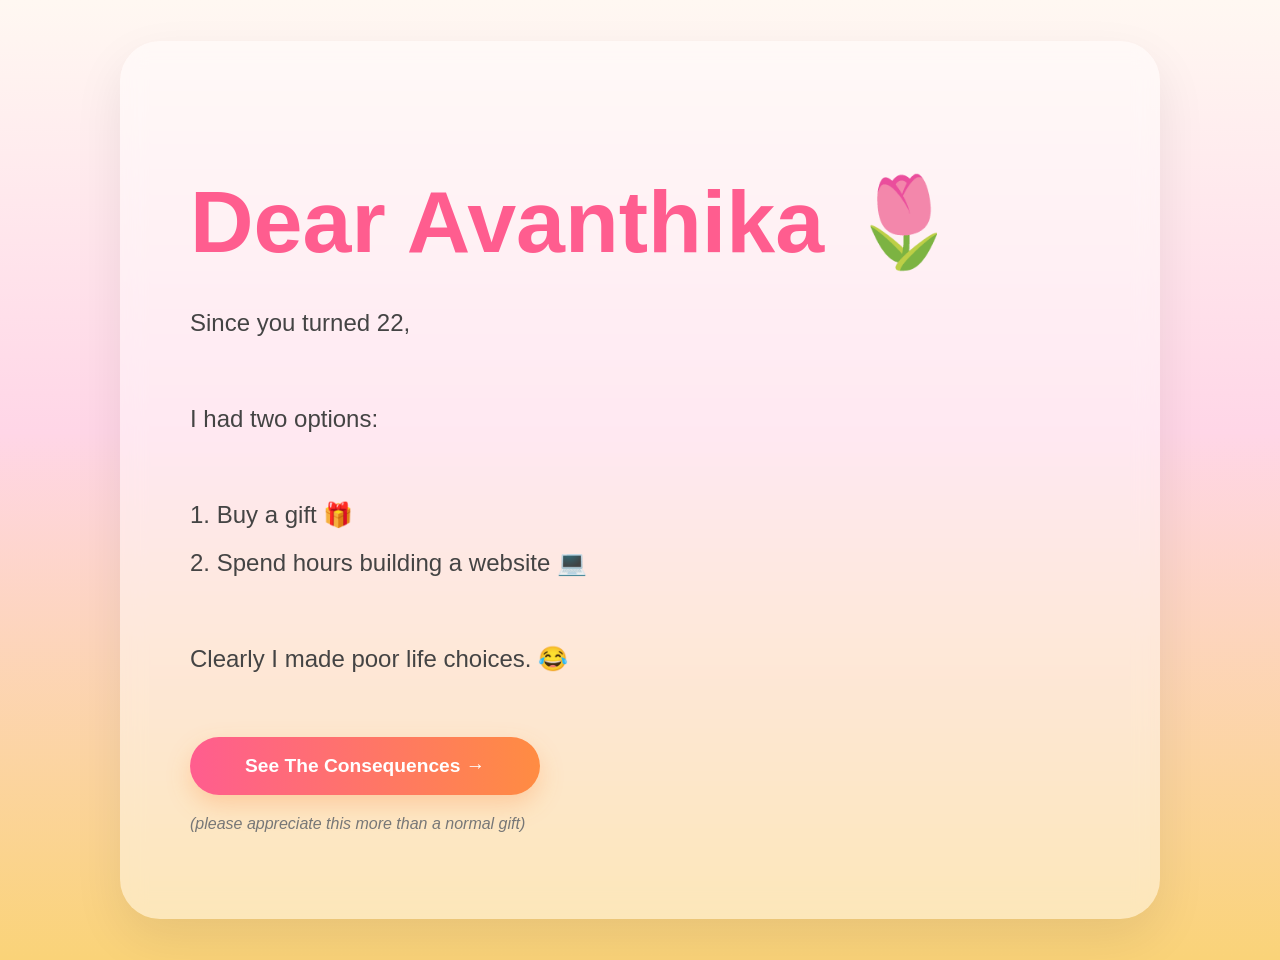
<file: welcome.html>
<!DOCTYPE html>
<html lang="en">

<head>
    <meta charset="UTF-8">
    <meta name="viewport" content="width=device-width, initial-scale=1.0">

    <title>For Avanthika 🌷</title>

    <link rel="stylesheet" href="style.css">
</head>

<body>

<div class="hero-card">

    <h1>Dear Avanthika 🌷</h1>

    <p class="intro">

        Since you turned 22,

        <br><br>

        I had two options:

        <br><br>

        1. Buy a gift 🎁

        <br>

        2. Spend hours building a website 💻

        <br><br>

        Clearly I made poor life choices.

        😂

    </p>

    <a href="story.html" class="start-btn">
        See The Consequences →
    </a>

    <p class="tiny-note">
        (please appreciate this more than a normal gift)
    </p>

</div>

</body>

</html>
</file>
<file: style.css>
.hero-card{

    background:rgba(255,255,255,0.45);

    backdrop-filter:blur(12px);

    border-radius:40px;

    padding:70px;

    width:900px;

    max-width:90%;

    box-shadow:
    0 20px 50px rgba(0,0,0,.08);

    text-align:left;
}

.hero-card h1{

    font-size:5.5rem;

    color:#ff5d8f;

    margin-bottom:25px;
}

.intro{

    font-size:1.5rem;

    line-height:2;

    color:#444;

}

.start-btn{

    display:inline-block;

    margin-top:30px;

    padding:18px 55px;

    font-size:1.2rem;

    font-weight:600;

    border-radius:60px;

    text-decoration:none;

    color:white;

    background:
    linear-gradient(
    90deg,
    #ff5d8f,
    #ff8c42
    );

    box-shadow:
    0 10px 25px rgba(255,140,66,.3);

}

.tiny-note{

    margin-top:20px;

    font-style:italic;

    color:#777;

}

body{

    background:
    linear-gradient(
    180deg,
    #fff8f2 0%,
    #ffd6e7 45%,
    rgb(250,211,120) 100%
    );

    min-height:100vh;

    margin:0;

    padding:30px;

    display:flex;

    justify-content:center;

    align-items:center;

    font-family:'Poppins',sans-serif;
}

/* ================================= */
/* STORY PAGE */
/* ================================= */

.page-title{

    text-align:center;

    margin-top:40px;

    margin-bottom:60px;

    color:#ff5d8f;

    font-size:4rem;

    font-family:'Playfair Display',serif;
}

.flashcard-container{

    position:relative;

    width:350px;

    height:300px;

    margin:0 auto;
}

.page-title{

    text-align:center;

    color:#ff5d8f;

    margin-bottom:50px;
}

.flashcard-container{

    position:relative;

    width:700px;

    height:450px;

    margin:50px auto;
}

.memory-wall{

    display:flex;

    flex-wrap:wrap;

    justify-content:center;

    gap:40px;

    padding:50px;

    min-height:auto;
}

.memory-card h2{

    color:#ff5d8f;

    margin-bottom:20px;
}

.memory-card p{

    line-height:1.8;

    color:#444;
}

.card1{
    z-index:5;
    top:0;
    left:0;
}

.card2{
    z-index:4;
    top:15px;
    left:15px;
}

.card3{
    z-index:3;
    top:30px;
    left:30px;
}

.card4{
    z-index:2;
    top:45px;
    left:45px;
}

.card5{
    z-index:1;
    top:60px;
    left:60px;
}

.memory-card:hover{

    transform:
    translateY(-10px);

}


.final-message{

    opacity:0;

    animation:
    reveal 2s ease forwards;

    animation-delay:1.5s;
}

@keyframes reveal{

from{

opacity:0;

transform:
translateY(50px);

}

to{

opacity:1;

transform:
translateY(0);

}
}

.nav-buttons{

    text-align:center;

    margin-top:140px;
}

.nav-buttons a{

    text-decoration:none;

    margin:15px;

    padding:15px 35px;

    border-radius:50px;

    background:
    linear-gradient(
    90deg,
    #ff5d8f,
    #ff8c42
    );

    color:white;

    font-weight:600;

    box-shadow:
    0 10px 25px rgba(255,140,66,.25);
}

.nav-buttons a:hover{

    transform:translateY(-2px);
}
</file>
